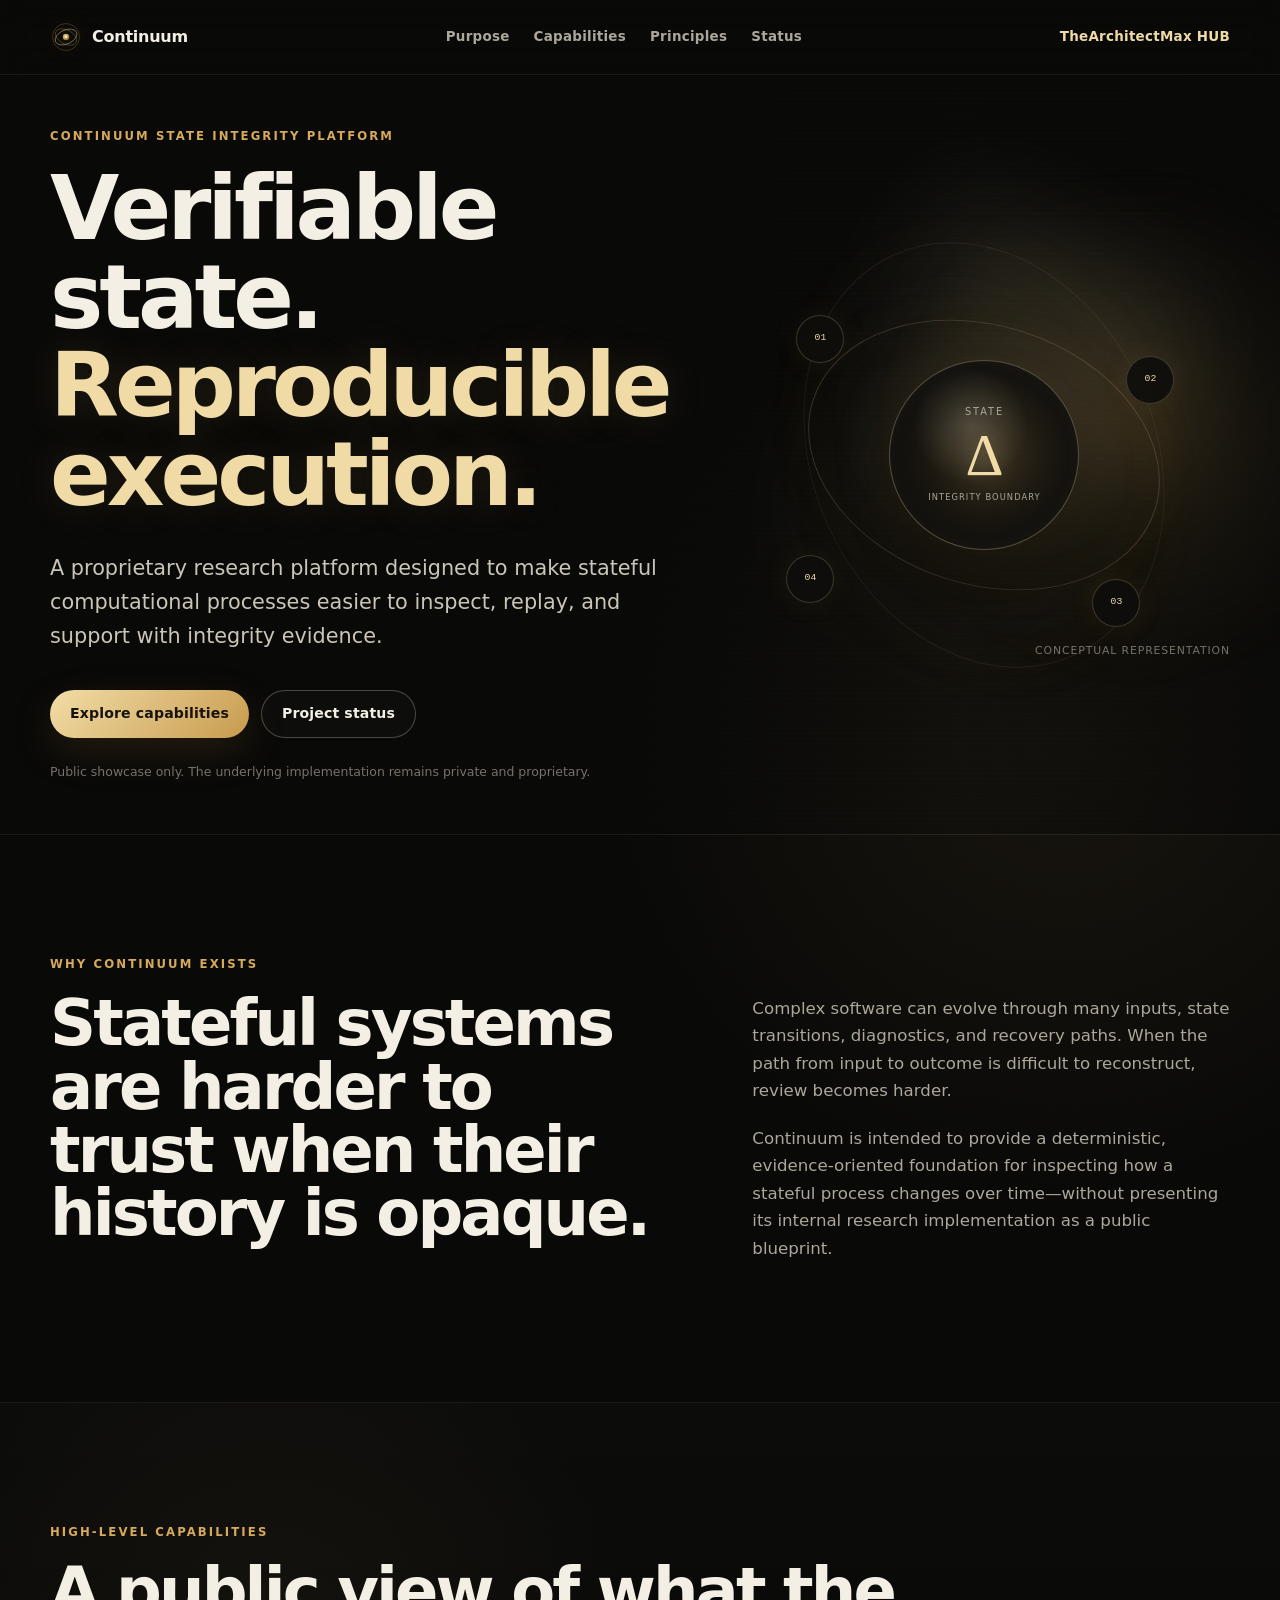
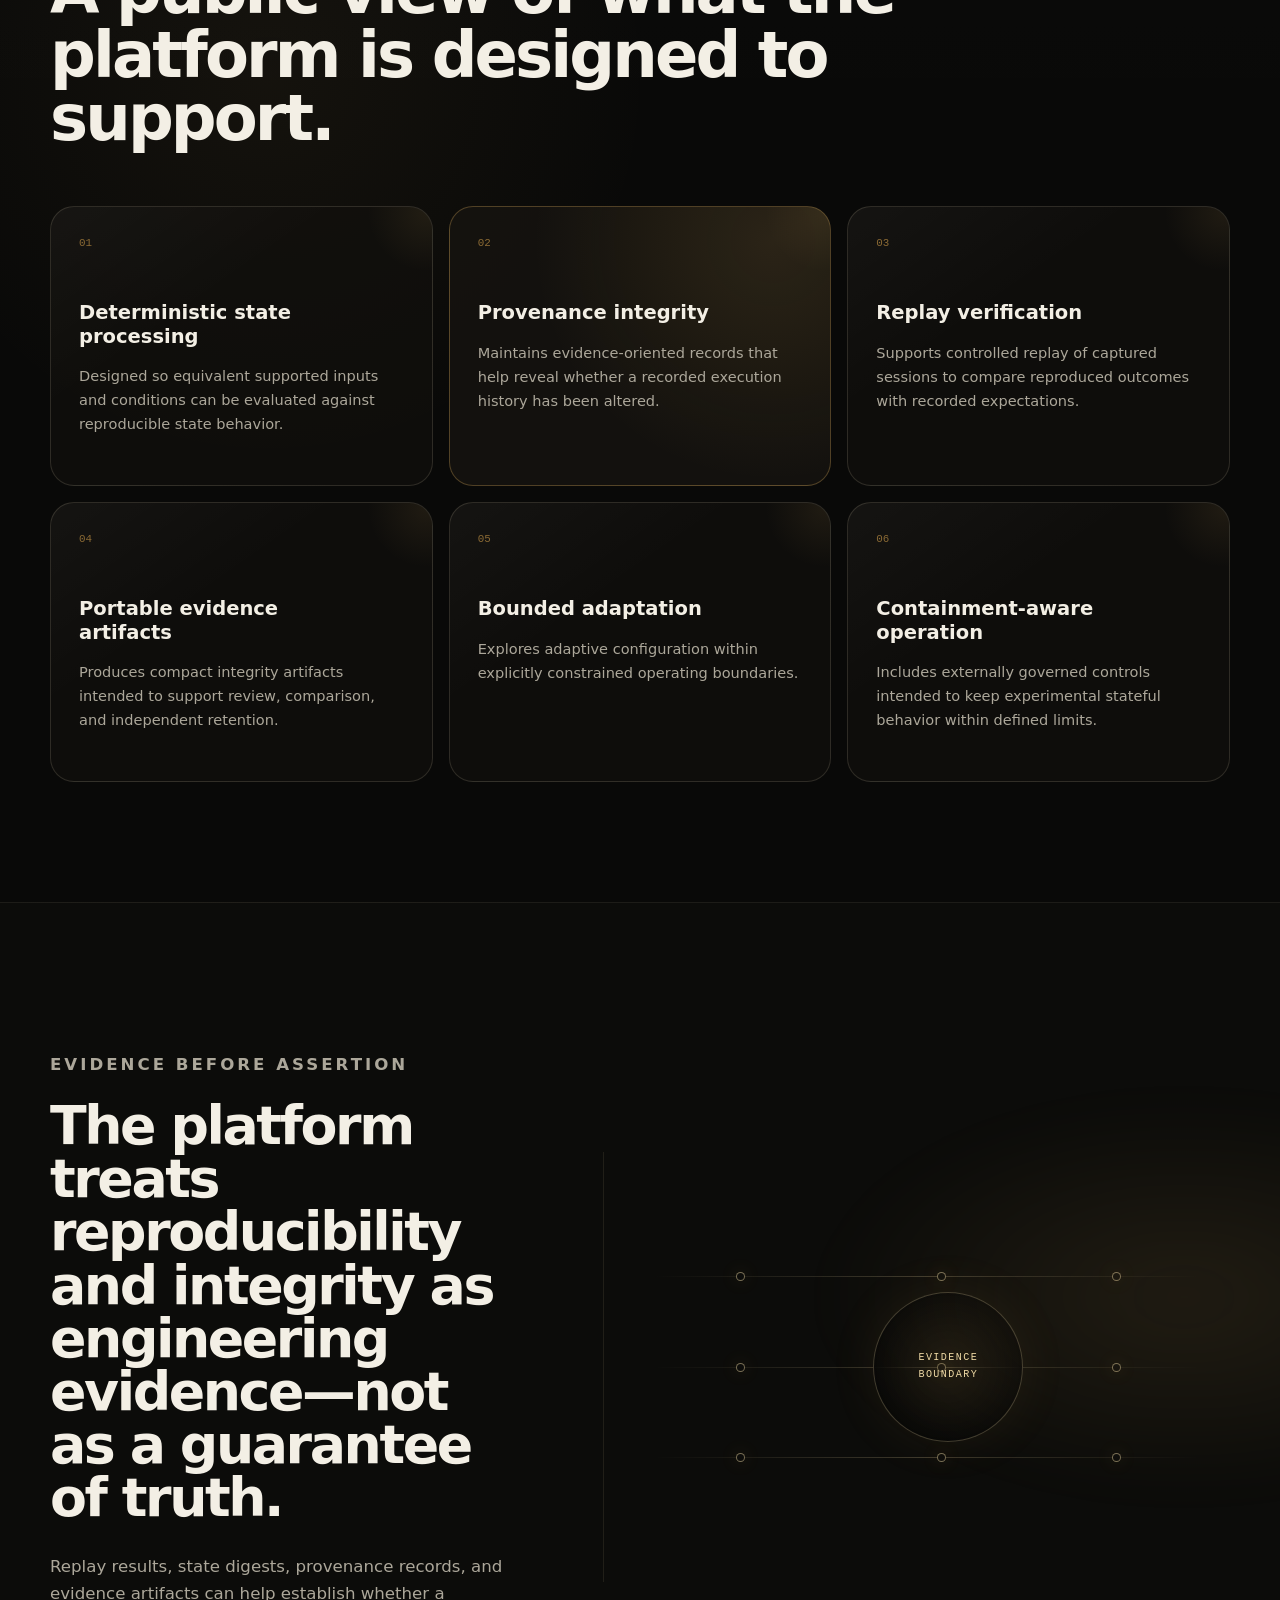
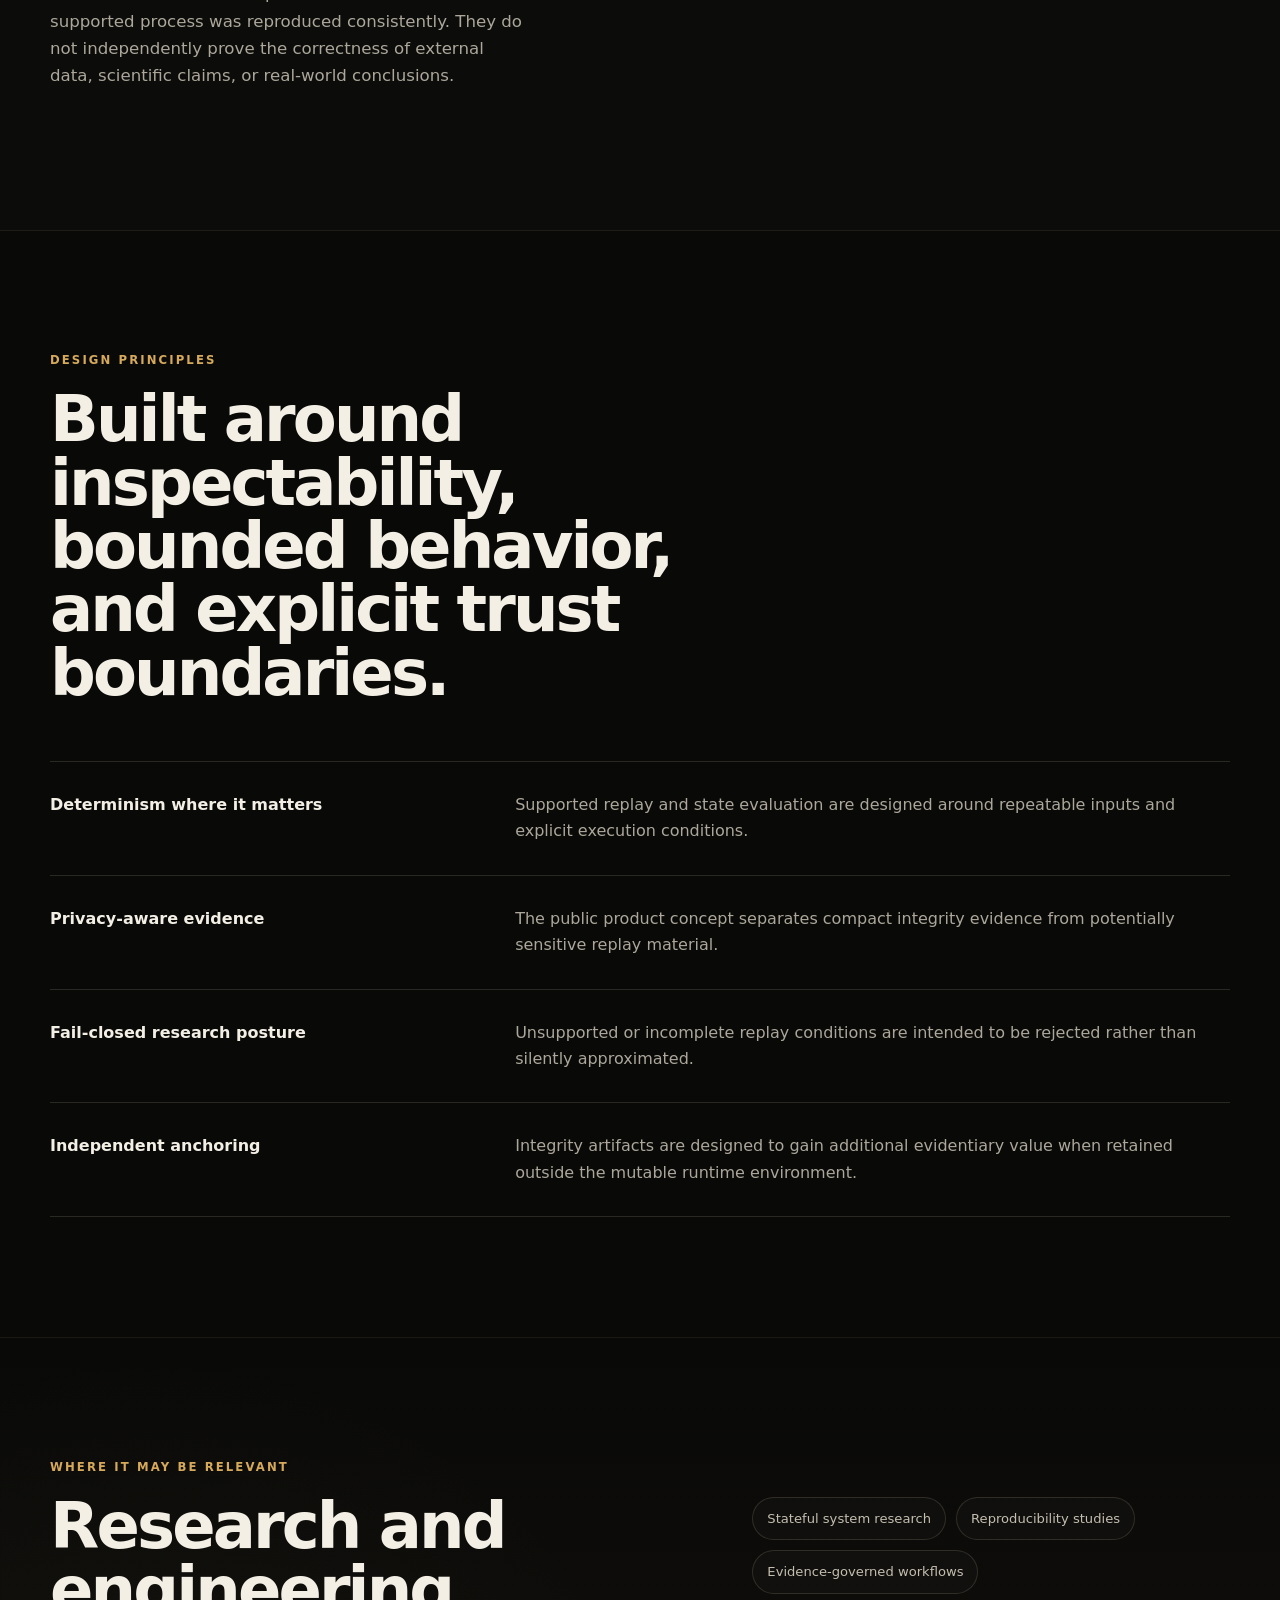
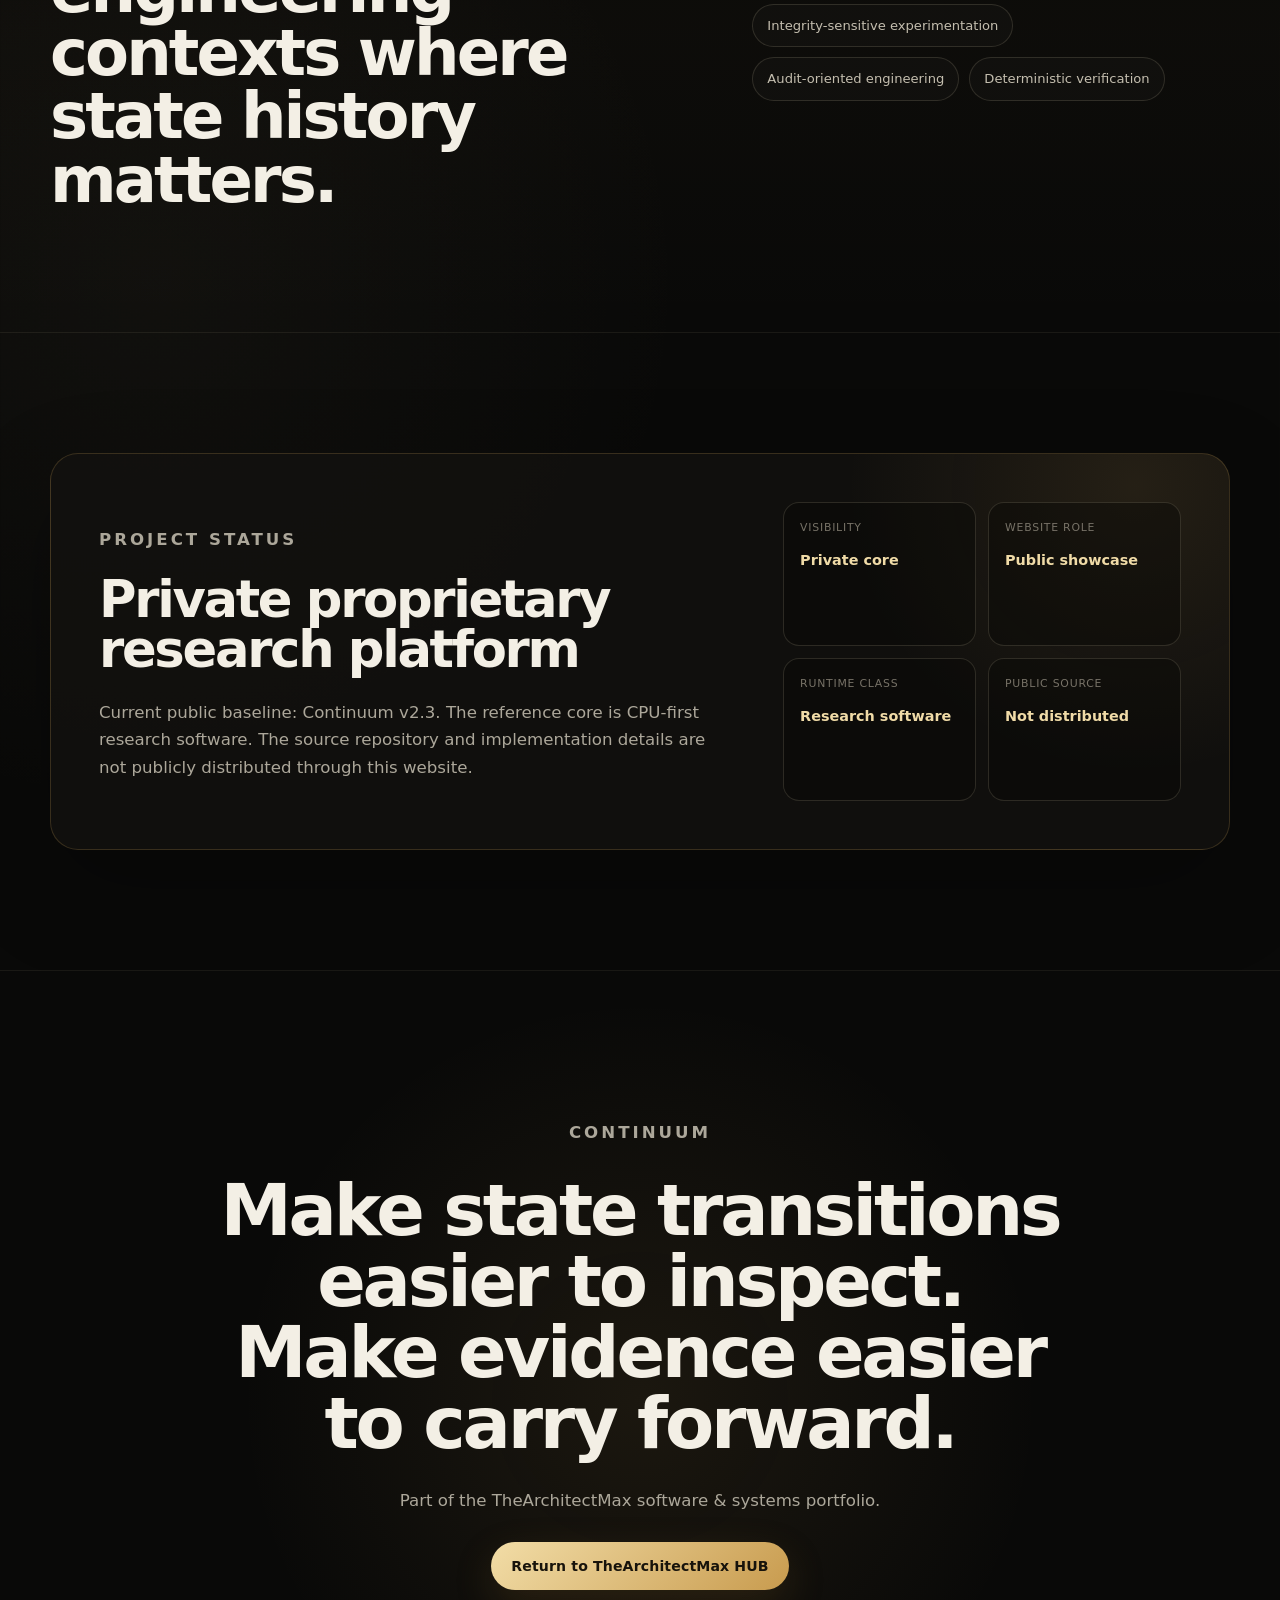
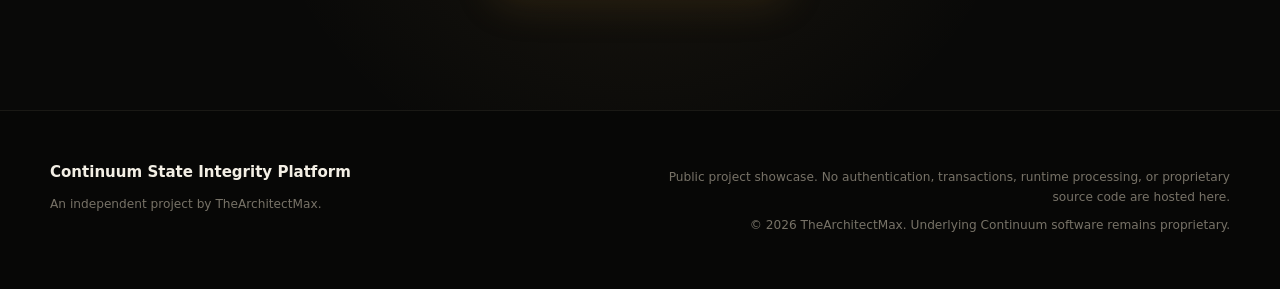
<file: index.html>
<!doctype html>
<html lang="en">
<head>
  <meta charset="utf-8">
  <meta name="viewport" content="width=device-width, initial-scale=1">
  <meta name="color-scheme" content="dark">
  <meta name="theme-color" content="#0a0a09">
  <meta name="description" content="Continuum State Integrity Platform is a proprietary research platform for deterministic state integrity, provenance verification, replay validation, and evidence-governed execution.">
  <meta property="og:type" content="website">
  <meta property="og:title" content="Continuum State Integrity Platform">
  <meta property="og:description" content="Verifiable state. Reproducible execution. Evidence you can inspect.">
  <meta property="og:url" content="https://thearchitect-max.github.io/CSIP-Website/">
  <meta property="og:image" content="https://thearchitect-max.github.io/CSIP-Website/assets/continuum-card.svg">
  <meta name="twitter:card" content="summary_large_image">
  <link rel="canonical" href="https://thearchitect-max.github.io/CSIP-Website/">
  <link rel="icon" href="assets/continuum-mark.svg" type="image/svg+xml">
  <link rel="stylesheet" href="styles.css">
  <title>Continuum State Integrity Platform</title>
</head>
<body>
  <a class="skip-link" href="#main">Skip to content</a>

  <header class="site-header" aria-label="Primary">
    <div class="shell nav-shell">
      <a class="brand" href="#top" aria-label="Continuum home">
        <img src="assets/continuum-mark.svg" width="32" height="32" alt="">
        <span>Continuum</span>
      </a>
      <nav class="nav-links" aria-label="Site navigation">
        <a href="#purpose">Purpose</a>
        <a href="#capabilities">Capabilities</a>
        <a href="#principles">Principles</a>
        <a href="#status">Status</a>
      </nav>
      <a class="hub-link" href="https://thearchitect-max.github.io/MyProjects/" rel="noopener">TheArchitectMax HUB</a>
    </div>
  </header>

  <main id="main">
    <section class="hero" id="top" aria-labelledby="hero-title">
      <div class="hero-glow" aria-hidden="true"></div>
      <div class="shell hero-grid">
        <div class="hero-copy">
          <p class="eyebrow">Continuum State Integrity Platform</p>
          <h1 id="hero-title">Verifiable state.<br><span>Reproducible execution.</span></h1>
          <p class="hero-lede">A proprietary research platform designed to make stateful computational processes easier to inspect, replay, and support with integrity evidence.</p>
          <div class="hero-actions" aria-label="Project links">
            <a class="button primary" href="#capabilities">Explore capabilities</a>
            <a class="button secondary" href="#status">Project status</a>
          </div>
          <p class="microcopy">Public showcase only. The underlying implementation remains private and proprietary.</p>
        </div>

        <div class="hero-visual" role="img" aria-label="Conceptual representation of a state transition surrounded by evidence checkpoints">
          <div class="visual-orbit orbit-a" aria-hidden="true"></div>
          <div class="visual-orbit orbit-b" aria-hidden="true"></div>
          <div class="visual-core" aria-hidden="true">
            <span class="core-label">STATE</span>
            <strong>Δ</strong>
            <span class="core-caption">integrity boundary</span>
          </div>
          <div class="evidence-node node-a" aria-hidden="true"><span>01</span></div>
          <div class="evidence-node node-b" aria-hidden="true"><span>02</span></div>
          <div class="evidence-node node-c" aria-hidden="true"><span>03</span></div>
          <div class="evidence-node node-d" aria-hidden="true"><span>04</span></div>
          <p class="visual-note">Conceptual representation</p>
        </div>
      </div>
    </section>

    <section class="section purpose" id="purpose" aria-labelledby="purpose-title">
      <div class="shell split-layout">
        <div>
          <p class="section-kicker">Why Continuum exists</p>
          <h2 id="purpose-title">Stateful systems are harder to trust when their history is opaque.</h2>
        </div>
        <div class="prose-stack">
          <p>Complex software can evolve through many inputs, state transitions, diagnostics, and recovery paths. When the path from input to outcome is difficult to reconstruct, review becomes harder.</p>
          <p>Continuum is intended to provide a deterministic, evidence-oriented foundation for inspecting how a stateful process changes over time—without presenting its internal research implementation as a public blueprint.</p>
        </div>
      </div>
    </section>

    <section class="section capabilities" id="capabilities" aria-labelledby="capabilities-title">
      <div class="shell">
        <div class="section-heading">
          <p class="section-kicker">High-level capabilities</p>
          <h2 id="capabilities-title">A public view of what the platform is designed to support.</h2>
        </div>

        <div class="capability-grid">
          <article class="capability-card">
            <span class="card-index">01</span>
            <h3>Deterministic state processing</h3>
            <p>Designed so equivalent supported inputs and conditions can be evaluated against reproducible state behavior.</p>
          </article>
          <article class="capability-card featured">
            <span class="card-index">02</span>
            <h3>Provenance integrity</h3>
            <p>Maintains evidence-oriented records that help reveal whether a recorded execution history has been altered.</p>
          </article>
          <article class="capability-card">
            <span class="card-index">03</span>
            <h3>Replay verification</h3>
            <p>Supports controlled replay of captured sessions to compare reproduced outcomes with recorded expectations.</p>
          </article>
          <article class="capability-card">
            <span class="card-index">04</span>
            <h3>Portable evidence artifacts</h3>
            <p>Produces compact integrity artifacts intended to support review, comparison, and independent retention.</p>
          </article>
          <article class="capability-card">
            <span class="card-index">05</span>
            <h3>Bounded adaptation</h3>
            <p>Explores adaptive configuration within explicitly constrained operating boundaries.</p>
          </article>
          <article class="capability-card">
            <span class="card-index">06</span>
            <h3>Containment-aware operation</h3>
            <p>Includes externally governed controls intended to keep experimental stateful behavior within defined limits.</p>
          </article>
        </div>
      </div>
    </section>

    <section class="section evidence-band" aria-labelledby="evidence-title">
      <div class="shell evidence-layout">
        <div class="evidence-copy">
          <p class="section-kicker">Evidence before assertion</p>
          <h2 id="evidence-title">The platform treats reproducibility and integrity as engineering evidence—not as a guarantee of truth.</h2>
          <p>Replay results, state digests, provenance records, and evidence artifacts can help establish whether a supported process was reproduced consistently. They do not independently prove the correctness of external data, scientific claims, or real-world conclusions.</p>
        </div>
        <div class="evidence-graphic" aria-hidden="true">
          <div class="trace trace-one"><span></span><span></span><span></span></div>
          <div class="trace trace-two"><span></span><span></span><span></span></div>
          <div class="trace trace-three"><span></span><span></span><span></span></div>
          <div class="evidence-seal">EVIDENCE<br>BOUNDARY</div>
        </div>
      </div>
    </section>

    <section class="section principles" id="principles" aria-labelledby="principles-title">
      <div class="shell">
        <div class="section-heading narrow">
          <p class="section-kicker">Design principles</p>
          <h2 id="principles-title">Built around inspectability, bounded behavior, and explicit trust boundaries.</h2>
        </div>
        <dl class="principle-list">
          <div>
            <dt>Determinism where it matters</dt>
            <dd>Supported replay and state evaluation are designed around repeatable inputs and explicit execution conditions.</dd>
          </div>
          <div>
            <dt>Privacy-aware evidence</dt>
            <dd>The public product concept separates compact integrity evidence from potentially sensitive replay material.</dd>
          </div>
          <div>
            <dt>Fail-closed research posture</dt>
            <dd>Unsupported or incomplete replay conditions are intended to be rejected rather than silently approximated.</dd>
          </div>
          <div>
            <dt>Independent anchoring</dt>
            <dd>Integrity artifacts are designed to gain additional evidentiary value when retained outside the mutable runtime environment.</dd>
          </div>
        </dl>
      </div>
    </section>

    <section class="section relevance" aria-labelledby="relevance-title">
      <div class="shell split-layout">
        <div>
          <p class="section-kicker">Where it may be relevant</p>
          <h2 id="relevance-title">Research and engineering contexts where state history matters.</h2>
        </div>
        <div class="tag-list" aria-label="Potential areas of relevance">
          <span>Stateful system research</span>
          <span>Reproducibility studies</span>
          <span>Evidence-governed workflows</span>
          <span>Integrity-sensitive experimentation</span>
          <span>Audit-oriented engineering</span>
          <span>Deterministic verification</span>
        </div>
      </div>
    </section>

    <section class="section status" id="status" aria-labelledby="status-title">
      <div class="shell status-panel">
        <div>
          <p class="section-kicker">Project status</p>
          <h2 id="status-title">Private proprietary research platform</h2>
          <p>Current public baseline: Continuum v2.3. The reference core is CPU-first research software. The source repository and implementation details are not publicly distributed through this website.</p>
        </div>
        <div class="status-meta">
          <div><span>Visibility</span><strong>Private core</strong></div>
          <div><span>Website role</span><strong>Public showcase</strong></div>
          <div><span>Runtime class</span><strong>Research software</strong></div>
          <div><span>Public source</span><strong>Not distributed</strong></div>
        </div>
      </div>
    </section>

    <section class="section closing" aria-labelledby="closing-title">
      <div class="shell closing-inner">
        <p class="section-kicker">Continuum</p>
        <h2 id="closing-title">Make state transitions easier to inspect.<br>Make evidence easier to carry forward.</h2>
        <p>Part of the TheArchitectMax software &amp; systems portfolio.</p>
        <a class="button primary" href="https://thearchitect-max.github.io/MyProjects/" rel="noopener">Return to TheArchitectMax HUB</a>
      </div>
    </section>
  </main>

  <footer class="site-footer">
    <div class="shell footer-grid">
      <div>
        <strong>Continuum State Integrity Platform</strong>
        <p>An independent project by TheArchitectMax.</p>
      </div>
      <div class="footer-note">
        <p>Public project showcase. No authentication, transactions, runtime processing, or proprietary source code are hosted here.</p>
        <p>© 2026 TheArchitectMax. Underlying Continuum software remains proprietary.</p>
      </div>
    </div>
  </footer>
</body>
</html>
</file>
<file: styles.css>
:root {
  --bg: #090908;
  --bg-raised: #10100e;
  --panel: rgba(24, 23, 19, 0.72);
  --panel-strong: rgba(31, 29, 23, 0.88);
  --text: #f3efe5;
  --muted: #aca79a;
  --quiet: #777267;
  --line: rgba(236, 222, 190, 0.14);
  --line-strong: rgba(236, 222, 190, 0.28);
  --accent: #d7aa5b;
  --accent-soft: #f0dba7;
  --accent-dim: #8b6a34;
  --shadow: rgba(0, 0, 0, 0.62);
  --max: 1180px;
  --radius: 24px;
  --font-sans: Inter, ui-sans-serif, system-ui, -apple-system, BlinkMacSystemFont, "Segoe UI", sans-serif;
  --font-serif: Georgia, "Times New Roman", serif;
}

* {
  box-sizing: border-box;
}

html {
  scroll-behavior: smooth;
  background: var(--bg);
}

body {
  margin: 0;
  color: var(--text);
  background:
    radial-gradient(circle at 83% 11%, rgba(215, 170, 91, 0.08), transparent 29rem),
    radial-gradient(circle at 12% 76%, rgba(240, 219, 167, 0.035), transparent 34rem),
    var(--bg);
  font-family: var(--font-sans);
  font-size: 16px;
  line-height: 1.65;
  -webkit-font-smoothing: antialiased;
  text-rendering: optimizeLegibility;
}

img,
svg {
  display: block;
  max-width: 100%;
}

a {
  color: inherit;
}

::selection {
  color: #17140d;
  background: var(--accent-soft);
}

.skip-link {
  position: fixed;
  top: 12px;
  left: 12px;
  z-index: 999;
  padding: 10px 14px;
  color: #11100c;
  background: var(--accent-soft);
  border-radius: 8px;
  transform: translateY(-160%);
  transition: transform 160ms ease;
}

.skip-link:focus {
  transform: translateY(0);
}

:focus-visible {
  outline: 2px solid var(--accent-soft);
  outline-offset: 4px;
}

.shell {
  width: min(calc(100% - 40px), var(--max));
  margin-inline: auto;
}

.site-header {
  position: sticky;
  top: 0;
  z-index: 50;
  border-bottom: 1px solid rgba(236, 222, 190, 0.08);
  background: rgba(9, 9, 8, 0.78);
  backdrop-filter: blur(18px);
}

.nav-shell {
  min-height: 74px;
  display: grid;
  grid-template-columns: auto 1fr auto;
  gap: 28px;
  align-items: center;
}

.brand {
  display: inline-flex;
  align-items: center;
  gap: 10px;
  text-decoration: none;
  font-weight: 700;
  letter-spacing: -0.015em;
}

.brand img {
  filter: drop-shadow(0 0 10px rgba(215, 170, 91, 0.28));
}

.nav-links {
  display: flex;
  justify-content: center;
  gap: 24px;
}

.nav-links a,
.hub-link {
  color: var(--muted);
  text-decoration: none;
  font-size: 0.84rem;
  font-weight: 650;
  letter-spacing: 0.02em;
  transition: color 160ms ease;
}

.nav-links a:hover,
.hub-link:hover {
  color: var(--text);
}

.hub-link {
  color: var(--accent-soft);
}

.hero {
  position: relative;
  min-height: 760px;
  overflow: hidden;
  display: flex;
  align-items: center;
  border-bottom: 1px solid rgba(236, 222, 190, 0.08);
  isolation: isolate;
}

.hero::before {
  content: "";
  position: absolute;
  inset: 0;
  z-index: -3;
  background:
    linear-gradient(90deg, rgba(9, 9, 8, 0.98) 0%, rgba(9, 9, 8, 0.82) 46%, rgba(9, 9, 8, 0.26) 75%, rgba(9, 9, 8, 0.78) 100%),
    repeating-linear-gradient(0deg, rgba(255, 255, 255, 0.012) 0 1px, transparent 1px 5px);
}

.hero::after {
  content: "";
  position: absolute;
  z-index: -2;
  width: 32rem;
  height: 32rem;
  right: -7rem;
  top: 6rem;
  border-radius: 50%;
  background: radial-gradient(circle, rgba(215, 170, 91, 0.17) 0, rgba(215, 170, 91, 0.055) 33%, transparent 70%);
  filter: blur(18px);
}

.hero-glow {
  position: absolute;
  z-index: -1;
  width: 16rem;
  height: 34rem;
  right: 16%;
  top: 20%;
  transform: rotate(29deg);
  background: linear-gradient(180deg, rgba(240, 219, 167, 0.18), transparent 82%);
  filter: blur(52px);
  opacity: 0.8;
}

.hero-grid {
  display: grid;
  grid-template-columns: minmax(0, 1.12fr) minmax(360px, 0.88fr);
  gap: 64px;
  align-items: center;
}

.hero-copy {
  max-width: 710px;
}

.eyebrow,
.section-kicker {
  margin: 0 0 18px;
  color: var(--accent);
  font-size: 0.73rem;
  font-weight: 800;
  letter-spacing: 0.18em;
  text-transform: uppercase;
}

.hero h1,
.section h2 {
  margin: 0;
  font-weight: 600;
  letter-spacing: -0.045em;
  line-height: 0.99;
}

.hero h1 {
  max-width: 760px;
  font-size: clamp(3.4rem, 7vw, 6.7rem);
}

.hero h1 span {
  color: var(--accent-soft);
  text-shadow: 0 0 42px rgba(215, 170, 91, 0.14);
}

.hero-lede {
  max-width: 660px;
  margin: 32px 0 0;
  color: #cbc5b7;
  font-size: clamp(1.06rem, 2vw, 1.3rem);
  line-height: 1.65;
}

.hero-actions {
  display: flex;
  flex-wrap: wrap;
  gap: 12px;
  margin-top: 36px;
}

.button {
  display: inline-flex;
  align-items: center;
  justify-content: center;
  min-height: 48px;
  padding: 0 20px;
  border-radius: 999px;
  text-decoration: none;
  font-size: 0.88rem;
  font-weight: 750;
  letter-spacing: 0.01em;
  transition: transform 160ms ease, background 160ms ease, border-color 160ms ease;
}

.button:hover {
  transform: translateY(-1px);
}

.button.primary {
  color: #17130b;
  background: linear-gradient(135deg, #f2dda7, #c89b4e);
  box-shadow: 0 14px 38px rgba(126, 90, 33, 0.23);
}

.button.secondary {
  color: var(--text);
  border: 1px solid var(--line-strong);
  background: rgba(255, 255, 255, 0.018);
}

.button.secondary:hover {
  border-color: rgba(240, 219, 167, 0.5);
  background: rgba(240, 219, 167, 0.05);
}

.microcopy {
  margin: 24px 0 0;
  color: var(--quiet);
  font-size: 0.78rem;
}

.hero-visual {
  position: relative;
  min-height: 500px;
  display: grid;
  place-items: center;
}

.visual-orbit,
.visual-core,
.evidence-node {
  position: absolute;
  border-radius: 50%;
}

.visual-orbit {
  border: 1px solid rgba(240, 219, 167, 0.18);
  box-shadow: inset 0 0 80px rgba(215, 170, 91, 0.018), 0 0 80px rgba(215, 170, 91, 0.025);
}

.orbit-a {
  width: 360px;
  height: 360px;
  transform: rotate(18deg) scaleY(0.72);
}

.orbit-b {
  width: 440px;
  height: 440px;
  border-color: rgba(240, 219, 167, 0.08);
  transform: rotate(-24deg) scaleX(0.78);
}

.visual-core {
  width: 190px;
  height: 190px;
  display: flex;
  flex-direction: column;
  align-items: center;
  justify-content: center;
  border: 1px solid rgba(240, 219, 167, 0.32);
  background:
    radial-gradient(circle at 43% 34%, rgba(255, 244, 216, 0.18), transparent 35%),
    radial-gradient(circle, rgba(215, 170, 91, 0.13), rgba(13, 12, 10, 0.93) 64%);
  box-shadow:
    inset 0 0 48px rgba(240, 219, 167, 0.07),
    0 0 70px rgba(215, 170, 91, 0.11),
    0 40px 80px rgba(0, 0, 0, 0.5);
}

.core-label,
.core-caption {
  color: var(--muted);
  font-size: 0.61rem;
  letter-spacing: 0.2em;
  text-transform: uppercase;
}

.visual-core strong {
  margin: 5px 0 6px;
  color: var(--accent-soft);
  font-family: var(--font-serif);
  font-size: 3.7rem;
  font-weight: 400;
  line-height: 1;
  text-shadow: 0 0 24px rgba(240, 219, 167, 0.22);
}

.core-caption {
  font-size: 0.52rem;
  letter-spacing: 0.13em;
}

.evidence-node {
  width: 48px;
  height: 48px;
  display: grid;
  place-items: center;
  border: 1px solid rgba(240, 219, 167, 0.2);
  background: rgba(15, 14, 12, 0.9);
  box-shadow: 0 0 30px rgba(215, 170, 91, 0.08);
}

.evidence-node span {
  color: var(--accent-soft);
  font-family: ui-monospace, SFMono-Regular, Menlo, Consolas, monospace;
  font-size: 0.61rem;
}

.node-a { transform: translate(-164px, -116px); }
.node-b { transform: translate(166px, -75px); }
.node-c { transform: translate(132px, 148px); }
.node-d { transform: translate(-174px, 124px); }

.visual-note {
  position: absolute;
  bottom: 9%;
  right: 0;
  margin: 0;
  color: var(--quiet);
  font-size: 0.68rem;
  letter-spacing: 0.08em;
  text-transform: uppercase;
}

.section {
  position: relative;
  padding: 120px 0;
  border-bottom: 1px solid rgba(236, 222, 190, 0.075);
}

.section h2 {
  font-size: clamp(2.5rem, 5vw, 4.65rem);
}

.split-layout {
  display: grid;
  grid-template-columns: minmax(0, 1fr) minmax(320px, 0.78fr);
  gap: 90px;
  align-items: start;
}

.prose-stack {
  padding-top: 2.5rem;
}

.prose-stack p,
.evidence-copy > p,
.status-panel > div > p,
.closing-inner > p {
  margin: 0 0 20px;
  color: var(--muted);
  font-size: 1.04rem;
}

.capabilities {
  background:
    radial-gradient(circle at 21% 25%, rgba(215, 170, 91, 0.055), transparent 24rem),
    linear-gradient(180deg, rgba(255, 255, 255, 0.01), transparent 30%);
}

.section-heading {
  max-width: 860px;
  margin-bottom: 56px;
}

.section-heading.narrow {
  max-width: 760px;
}

.capability-grid {
  display: grid;
  grid-template-columns: repeat(3, 1fr);
  gap: 16px;
}

.capability-card {
  position: relative;
  min-height: 280px;
  padding: 28px;
  overflow: hidden;
  border: 1px solid var(--line);
  border-radius: var(--radius);
  background:
    linear-gradient(145deg, rgba(255, 255, 255, 0.028), transparent 38%),
    rgba(18, 17, 14, 0.68);
}

.capability-card::before {
  content: "";
  position: absolute;
  width: 120px;
  height: 120px;
  right: -55px;
  top: -55px;
  border-radius: 50%;
  background: radial-gradient(circle, rgba(215, 170, 91, 0.09), transparent 70%);
}

.capability-card.featured {
  border-color: rgba(215, 170, 91, 0.31);
  background:
    radial-gradient(circle at 85% 12%, rgba(215, 170, 91, 0.12), transparent 15rem),
    rgba(23, 21, 16, 0.75);
}

.card-index {
  display: block;
  margin-bottom: 48px;
  color: var(--accent-dim);
  font-family: ui-monospace, SFMono-Regular, Menlo, Consolas, monospace;
  font-size: 0.68rem;
}

.capability-card h3 {
  margin: 0;
  max-width: 280px;
  font-size: 1.22rem;
  line-height: 1.2;
}

.capability-card p {
  margin: 16px 0 0;
  color: var(--muted);
  font-size: 0.91rem;
}

.evidence-band {
  overflow: hidden;
  background: #0c0c0a;
}

.evidence-band::after {
  content: "";
  position: absolute;
  width: 48rem;
  height: 26rem;
  right: -18rem;
  top: 20%;
  background: radial-gradient(ellipse, rgba(215, 170, 91, 0.1), transparent 68%);
  filter: blur(22px);
}

.evidence-layout {
  display: grid;
  grid-template-columns: minmax(0, 0.86fr) minmax(400px, 1.14fr);
  gap: 80px;
  align-items: center;
}

.evidence-copy h2 {
  font-size: clamp(2.35rem, 4.2vw, 4rem);
}

.evidence-copy > p {
  margin-top: 28px;
  max-width: 690px;
}

.evidence-graphic {
  position: relative;
  min-height: 430px;
  border-left: 1px solid rgba(240, 219, 167, 0.09);
}

.trace {
  position: absolute;
  left: 8%;
  right: 5%;
  height: 1px;
  background: linear-gradient(90deg, transparent, rgba(240, 219, 167, 0.22), transparent);
}

.trace-one { top: 29%; }
.trace-two { top: 50%; }
.trace-three { top: 71%; }

.trace span {
  position: absolute;
  top: -4px;
  width: 9px;
  height: 9px;
  border-radius: 50%;
  border: 1px solid rgba(240, 219, 167, 0.48);
  background: #0c0c0a;
  box-shadow: 0 0 18px rgba(215, 170, 91, 0.2);
}

.trace span:nth-child(1) { left: 15%; }
.trace span:nth-child(2) { left: 52%; }
.trace span:nth-child(3) { left: 84%; }

.evidence-seal {
  position: absolute;
  top: 50%;
  left: 55%;
  width: 150px;
  height: 150px;
  transform: translate(-50%, -50%);
  display: grid;
  place-items: center;
  text-align: center;
  border: 1px solid rgba(240, 219, 167, 0.24);
  border-radius: 50%;
  color: var(--accent-soft);
  background: radial-gradient(circle, rgba(215, 170, 91, 0.09), rgba(9, 9, 8, 0.94) 70%);
  box-shadow: 0 0 50px rgba(215, 170, 91, 0.08);
  font-family: ui-monospace, SFMono-Regular, Menlo, Consolas, monospace;
  font-size: 0.63rem;
  letter-spacing: 0.14em;
}

.principle-list {
  margin: 0;
  border-top: 1px solid var(--line);
}

.principle-list > div {
  display: grid;
  grid-template-columns: minmax(240px, 0.55fr) minmax(0, 1fr);
  gap: 72px;
  padding: 30px 0;
  border-bottom: 1px solid var(--line);
}

.principle-list dt {
  color: var(--text);
  font-weight: 700;
}

.principle-list dd {
  margin: 0;
  color: var(--muted);
}

.relevance {
  background: linear-gradient(180deg, transparent, rgba(215, 170, 91, 0.018), transparent);
}

.tag-list {
  display: flex;
  flex-wrap: wrap;
  gap: 10px;
  padding-top: 2.4rem;
}

.tag-list span {
  padding: 10px 14px;
  border: 1px solid var(--line);
  border-radius: 999px;
  color: #c4beaf;
  background: rgba(255, 255, 255, 0.018);
  font-size: 0.82rem;
}

.status-panel {
  display: grid;
  grid-template-columns: minmax(0, 1fr) minmax(360px, 0.65fr);
  gap: 72px;
  padding: 48px;
  border: 1px solid rgba(215, 170, 91, 0.2);
  border-radius: calc(var(--radius) + 4px);
  background:
    radial-gradient(circle at 92% 8%, rgba(215, 170, 91, 0.1), transparent 18rem),
    rgba(20, 19, 16, 0.72);
  box-shadow: 0 36px 100px rgba(0, 0, 0, 0.24);
}

.status-panel h2 {
  font-size: clamp(2.35rem, 4vw, 3.65rem);
}

.status-panel > div > p {
  margin-top: 24px;
}

.status-meta {
  display: grid;
  grid-template-columns: 1fr 1fr;
  gap: 12px;
}

.status-meta > div {
  min-height: 112px;
  padding: 16px;
  border: 1px solid var(--line);
  border-radius: 16px;
  background: rgba(8, 8, 7, 0.42);
}

.status-meta span,
.status-meta strong {
  display: block;
}

.status-meta span {
  color: var(--quiet);
  font-size: 0.68rem;
  letter-spacing: 0.07em;
  text-transform: uppercase;
}

.status-meta strong {
  margin-top: 12px;
  color: var(--accent-soft);
  font-size: 0.9rem;
}

.closing {
  min-height: 580px;
  display: flex;
  align-items: center;
  overflow: hidden;
  background:
    radial-gradient(circle at 50% 58%, rgba(215, 170, 91, 0.09), transparent 25rem),
    #090908;
}

.closing-inner {
  max-width: 880px;
  text-align: center;
}

.closing-inner .section-kicker {
  text-align: center;
}

.closing-inner h2 {
  font-size: clamp(2.6rem, 5.6vw, 5rem);
}

.closing-inner > p {
  margin: 28px auto;
}

.site-footer {
  padding: 48px 0 54px;
  background: #070706;
}

.footer-grid {
  display: grid;
  grid-template-columns: 1fr 1fr;
  gap: 48px;
}

.site-footer strong {
  font-size: 0.94rem;
}

.site-footer p {
  margin: 8px 0 0;
  color: var(--quiet);
  font-size: 0.76rem;
}

.footer-note {
  text-align: right;
}

@media (max-width: 980px) {
  .nav-shell {
    grid-template-columns: auto 1fr;
  }

  .nav-links {
    display: none;
  }

  .hub-link {
    justify-self: end;
  }

  .hero {
    min-height: auto;
    padding: 100px 0 80px;
  }

  .hero-grid,
  .split-layout,
  .evidence-layout,
  .status-panel {
    grid-template-columns: 1fr;
  }

  .hero-grid,
  .split-layout,
  .evidence-layout {
    gap: 54px;
  }

  .hero-visual {
    min-height: 420px;
  }

  .visual-note {
    right: 6%;
  }

  .prose-stack,
  .tag-list {
    padding-top: 0;
  }

  .capability-grid {
    grid-template-columns: 1fr 1fr;
  }

  .evidence-graphic {
    border-left: 0;
    border-top: 1px solid rgba(240, 219, 167, 0.08);
  }

  .status-panel {
    gap: 40px;
  }
}

@media (max-width: 680px) {
  .shell {
    width: min(calc(100% - 28px), var(--max));
  }

  .site-header {
    position: static;
  }

  .nav-shell {
    min-height: 64px;
    gap: 14px;
  }

  .brand span {
    font-size: 0.9rem;
  }

  .hub-link {
    font-size: 0.72rem;
  }

  .hero {
    padding-top: 72px;
  }

  .hero h1 {
    font-size: clamp(3.15rem, 16vw, 4.6rem);
  }

  .hero-visual {
    min-height: 360px;
    transform: scale(0.86);
    margin-inline: -30px;
  }

  .orbit-a { width: 310px; height: 310px; }
  .orbit-b { width: 380px; height: 380px; }
  .visual-core { width: 166px; height: 166px; }
  .node-a { transform: translate(-135px, -105px); }
  .node-b { transform: translate(137px, -68px); }
  .node-c { transform: translate(112px, 124px); }
  .node-d { transform: translate(-142px, 108px); }

  .section {
    padding: 88px 0;
  }

  .section h2 {
    font-size: clamp(2.4rem, 11.5vw, 3.5rem);
  }

  .capability-grid {
    grid-template-columns: 1fr;
  }

  .capability-card {
    min-height: 235px;
  }

  .card-index {
    margin-bottom: 34px;
  }

  .principle-list > div {
    grid-template-columns: 1fr;
    gap: 8px;
  }

  .evidence-graphic {
    min-height: 340px;
  }

  .status-panel {
    padding: 26px;
  }

  .status-meta {
    grid-template-columns: 1fr;
  }

  .footer-grid {
    grid-template-columns: 1fr;
    gap: 30px;
  }

  .footer-note {
    text-align: left;
  }
}

@media (prefers-reduced-motion: reduce) {
  html {
    scroll-behavior: auto;
  }

  *,
  *::before,
  *::after {
    scroll-behavior: auto !important;
    transition-duration: 0.01ms !important;
    animation-duration: 0.01ms !important;
    animation-iteration-count: 1 !important;
  }
}
</file>
